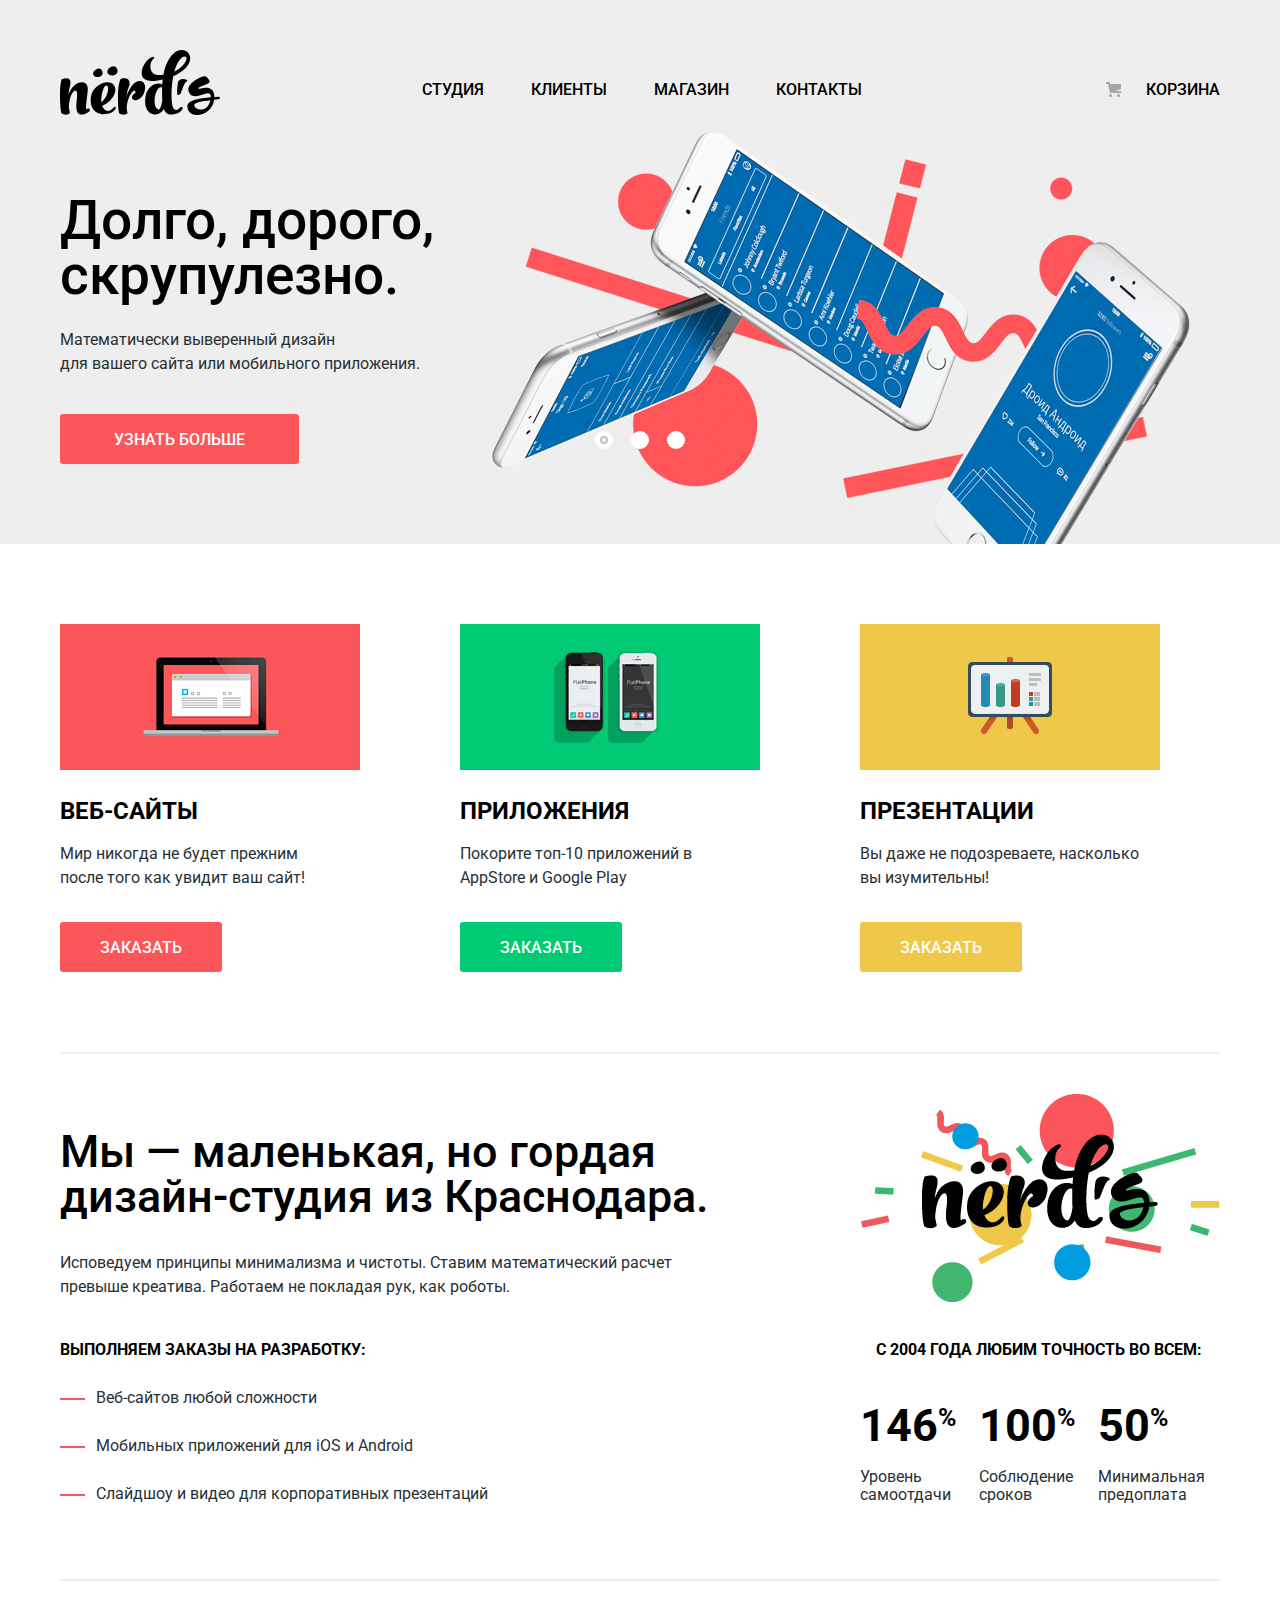
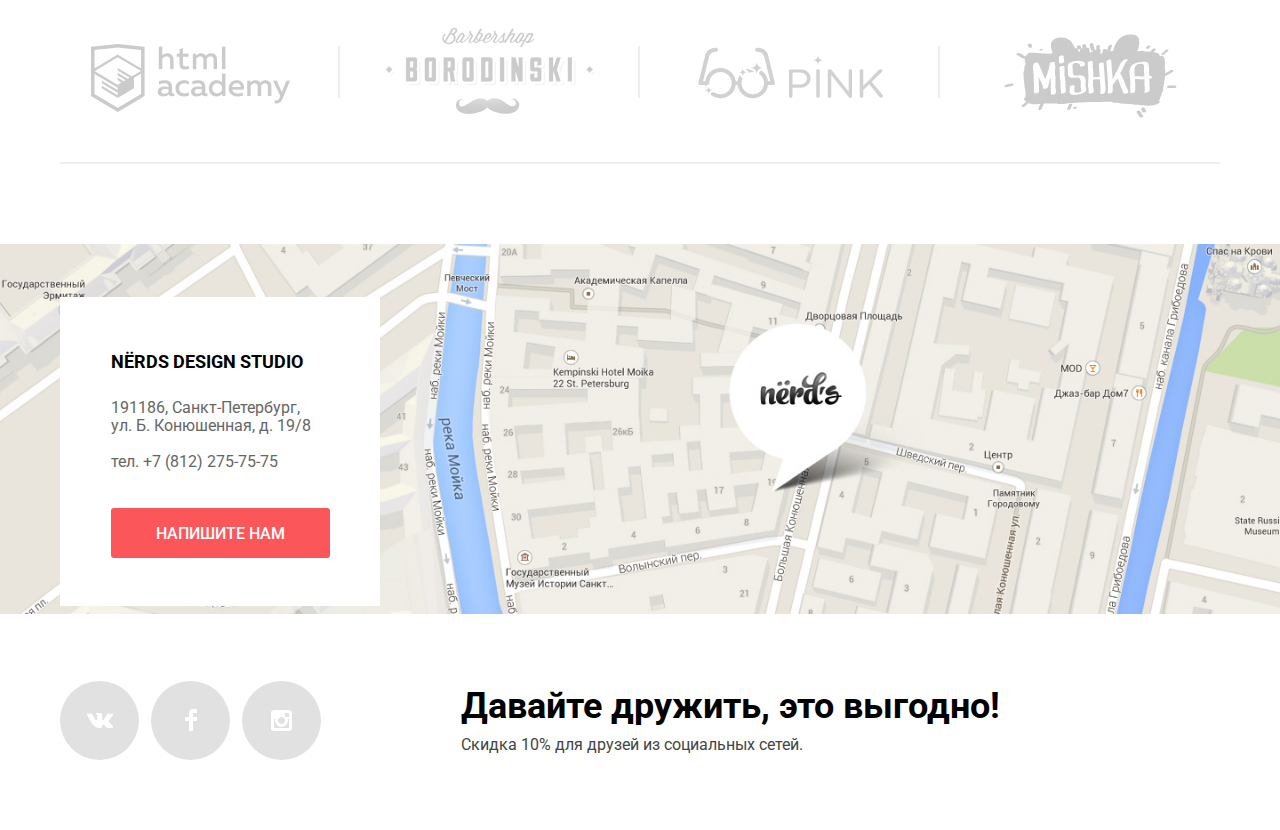
<file: index.html>
<!DOCTYPE html>
<html lang="ru">
<head>
  <meta charset="utf-8">
  <title>HTML Academy: Нёрдс</title>
  <link href="https://fonts.googleapis.com/css?family=Roboto:400,500,700&amp;subset=cyrillic" rel="stylesheet">
  <link href="css/normalize.css" rel="stylesheet">
  <link href="css/min-style.css" rel="stylesheet">
</head>
<body>
  <header class="main-header">
    <nav class="main-navigation container">
      <a class="logo"><img src="img/nerds-logo.svg" width="160" height="65" alt="Логотип дизайн-студии Нёрдс"></a>
      <ul class="site-navigation">
        <li>
          <a href="#">Студия</a>
        </li>
        <li>
          <a href="#">Клиенты</a>
        </li>
        <li>
          <a href="catalog.html">Магазин</a>
        </li>
        <li>
          <a href="#">Контакты</a>
        </li>
      </ul>
      <a class="header-basket" href="#">Корзина</a>
    </nav>
  </header>

  <main>
    <h1 class="visually-hidden">Дизайн-студия Нёрдс</h1>
    <section class="slider">
      <h2 class="visually-hidden">Наши преимущества</h2>
      <div class="slider-toggles">
        <button class="slider-toggle slider-toggle-active" type="button">
          <span class="visually-hidden">Первый слайд</span>
        </button>
        <button class="slider-toggle" type="button">
          <span class="visually-hidden">Второй слайд</span>
        </button>
        <button class="slider-toggle" type="button">
          <span class="visually-hidden">Третий слайд</span>
        </button>
      </div>
      <ul class="sliders-list container">
        <li class="slider-item slider-item-show">
          <h3>Долго, дорого,<br> скрупулезно.</h3>
          <p>Математически выверенный дизайн<br> для вашего сайта или мобильного приложения.</p>
          <a class="slider-item-button button" href="#">Узнать больше</a>
        </li>
        <li class="slider-item">
          <h3>Любим математику как никто другой</h3>
          <p>Никакого креатива, только математические формулы для расчета идеальных пропорций.</p>
          <a class="slider-item-button button" href="#">Узнать больше</a>
        </li>
        <li class="slider-item">
          <h3>Только ночь,<br> только хардкор</h3>
          <p>Работать днем, как все? Мы против этого.<br> Ближе к полуночи работа только начинается.</p>
          <a class="slider-item-button button" href="#">Узнать больше</a>
        </li>
      </ul>
    </section>

    <div class="container">
      <section class="services">
        <h2 class="visually-hidden">Виды работ</h2>
        <ul class="services-list">
          <li class="service-item">
            <h3>Веб-сайты</h3>
            <p>Мир никогда не будет прежним после того как увидит ваш сайт!</p>
            <a class="button" href="#">Заказать</a>
          </li>
          <li class="service-item">
            <h3>Приложения</h3>
            <p>Покорите топ-10 приложений в AppStore и Google Play</p>
            <a class="button" href="#">Заказать</a>
          </li>
          <li class="service-item">
            <h3>Презентации</h3>
            <p>Вы даже не подозреваете, насколько вы изумительны!</p>
            <a class="button" href="#">Заказать</a>
          </li>
        </ul>
      </section>

      <section class="about-us">
        <h2 class="visually-hidden">О нас</h2>
        <img src="img/logo-nerds-color.png" width="360" height="208" alt="Логотип дизайн студии Нёрдс">
        <p class="about-us-description">
          <b>Мы — маленькая, но гордая дизайн-студия из Краснодара.</b>
          Исповедуем принципы минимализма и чистоты. Ставим математический расчет превыше креатива. Работаем не покладая рук, как роботы.
        </p>
        <div class="about-us-wrapper">
          <p>Выполняем заказы на разработку: </p>
          <ul class="about-us-services">
            <li>Веб-сайтов любой сложности</li>
            <li>Мобильных приложений для iOS и Android</li>
            <li>Слайдшоу и видео для корпоративных презентаций</li>
          </ul>
        </div>
        <div class="about-us-wrapper">
          <p>с 2004 года любим точность во всем:</p>
          <ul class="about-us-facts">
            <li class="fact-item">
              <span>Уровень самоотдачи </span>
              <span>146<sup>%</sup></span>
            </li>
            <li class="fact-item">
              <span>Соблюдение сроков </span>
              <span>100<sup>%</sup></span>
            </li>
            <li class="fact-item">
              <span>Минимальная предоплата </span>
              <span>50<sup>%</sup></span>
            </li>
          </ul>
        </div>
      </section>

      <section class="partners">
        <h2 class="visually-hidden">Наши партнеры</h2>
        <ul class="partners-list">
          <li>
            <a href="https://htmlacademy.ru/intensive/htmlcss">
              <img src="img/logo-htmlacademy.png" width="260" height="100" alt="HTMLAcademy - интерактивные онлайн-курсы">
            </a>
          </li>
          <li>
            <a href="#">
              <img src="img/logo-barbershop.png" width="260" height="100" alt="Барбершоп Бородинский">
            </a>
          </li>
          <li>
            <a href="#">
              <img src="img/logo-pink.png" width="260" height="100" alt="Pink - приложения для iOS и Android">
            </a>
          </li>
          <li>
            <a href="#">
              <img src="img/logo-mishka.png" width="260" height="100" alt="Mishka - интернет-магазин вязаных игрушек">
            </a>
          </li>
        </ul>
      </section>

    </div>
  </main>

  <footer class="main-footer">
    <div class="footer-contacts-wrapper">
      <iframe src="https://www.google.com/maps/embed?pb=!1m18!1m12!1m3!1d1998.6037872533207!2d30.320858716352063!3d59.938716481876256!2m3!1f0!2f0!3f0!3m2!1i1024!2i768!4f13.1!3m3!1m2!1s0x4696310fca145cc1%3A0x42b32648d8238007!2z0JHQvtC70YzRiNCw0Y8g0JrQvtC90Y7RiNC10L3QvdCw0Y8g0YPQuy4sIDE5LzgsINCh0LDQvdC60YIt0J_QtdGC0LXRgNCx0YPRgNCzLCDQoNC-0YHRgdC40Y8sIDE5MTE4Ng!5e0!3m2!1sru!2sby!4v1549979873316" height="416" allowfullscreen></iframe>
      <p class="footer-map">
        <img src="img/map+marker.jpg" width="1440" height="416" alt="Часть карты с офисом дизайн-студии по адресу г. Санкт-Петербург, ул. Б. Конюшенная, д. 19/8">
      </p>
      <section class="footer-contacts">
        <h2 class="visually-hidden">Контакты</h2>
        <h3>NЁRDS DESIGN STUDIO</h3>
        <p class="contacts-address">191186, Санкт-Петербург, ул.&nbsp;Б.&nbsp;Конюшенная, д. 19/8</p>
        <p class="contacts-phone">тел. +7 (812) 275-75-75</p>
        <a class="feedback-open-button button" href="feedback.html">Напишите нам</a>
      </section>
    </div>
    <div class="footer-social-wrapper container">
      <ul class="footer-social">
        <li>
          <a class="social-button" href="#">
            <span class="visually-hidden">Нердс в Вконтакте</span>
            <svg class="social-button-img" xmlns="http://www.w3.org/2000/svg" width="26" height="15" viewBox="0 0 26 15"><path fill="#FFF" d="M16.138 11.51c.956-.309 2.18 2.04 3.483 2.939.978.681 1.727.534 1.727.534l3.473-.05s1.815-.112.957-1.554c-.071-.12-.503-1.069-2.585-3.022-2.177-2.043-1.882-1.712.739-5.244 1.597-2.153 2.236-3.468 2.036-4.028-.192-.539-1.365-.399-1.365-.399L20.69.713c-.381.001-.704.119-.851.515-.003.004-.621 1.666-1.445 3.079-1.741 2.989-2.436 3.148-2.724 2.961-.661-.433-.494-1.737-.494-2.664 0-2.897.432-4.105-.846-4.417-.427-.104-.739-.172-1.828-.182-1.392-.021-2.574 0-3.244.329-.445.223-.786.712-.579.74.26.035.843.16 1.155.586.401.552.389 1.789.389 1.789s.229 3.411-.54 3.834c-.528.29-1.25-.302-2.803-3.016-.793-1.388-1.392-2.922-1.392-2.922s-.116-.285-.326-.441c-.25-.185-.6-.244-.6-.244L.848.684S.29.7.085.946c-.182.218-.015.668-.015.668s2.909 6.881 6.203 10.347c3.02 3.182 6.452 2.971 6.452 2.971h1.555s.469-.054.709-.312c.224-.24.214-.691.214-.691s-.031-2.109.935-2.419z"/></svg>
          </a>
        </li>
        <li>
          <a class="social-button" href="#">
            <span class="visually-hidden">Нёрдс на Фейсбуке</span>
            <svg class="social-button-img" xmlns="http://www.w3.org/2000/svg" width="12" height="22" viewBox="0 0 12 22"><path fill="#FFF" d="M12 4V0H8a4 4 0 0 0-4 4v4H0v4h4v10h4V12h4V8H8V4h4z"/></svg>
          </a>
        </li>
        <li>
          <a class="social-button" href="#">
            <span class="visually-hidden">Нердс в Инстаграме</span>
            <svg class="social-button-img" xmlns="http://www.w3.org/2000/svg" width="21" height="21" viewBox="0 0 21 21"><path fill="#FFF" d="M18 0H3C1.35 0 0 1.35 0 3v15c0 1.65 1.35 3 3 3h15c1.65 0 3-1.35 3-3V3c0-1.65-1.35-3-3-3zm-7.5 7c1.93 0 3.5 1.57 3.5 3.5S12.43 14 10.5 14 7 12.43 7 10.5 8.57 7 10.5 7zM18 18H3V9h1.181A6.504 6.504 0 0 0 4 10.5a6.5 6.5 0 1 0 13 0 6.45 6.45 0 0 0-.181-1.5H18v9zm0-11h-4V3h4v4z"/></svg>
          </a>
        </li>
      </ul>
      <p class="footer-proposal"><b>Давайте дружить, это выгодно!</b>Скидка 10% для друзей из социальных сетей.</p>
    </div>
  </footer>

  <section class="modal-feedback">
    <h2 class="feedback-title">Напишите нам</h2>
    <form  class="feedback-form" action="https://echo.htmlacademy.ru" method="post">
      <p class="feedback-form-field">
        <label for="name">Ваше имя:</label>
        <input id="name" type="text" name="name" placeholder="Имя Фамилия">
      </p>
      <p class="feedback-form-field">
        <label for="email">Ваш e-mail:</label>
        <input id="email" type="email" name="email" placeholder="email@example.com">
      </p>
      <p class="feedback-form-field">
        <label for="message">Текст письма:</label>
        <textarea id="message" name="message" placeholder="В свободной форме"></textarea>
      </p>
      <button class="button" type="submit">Отправить</button>
    </form>
    <button class="modal-close" type="button">Закрыть</button>
  </section>
  <script src="js/min-popup.js"></script>
</body>
</html>
</file>
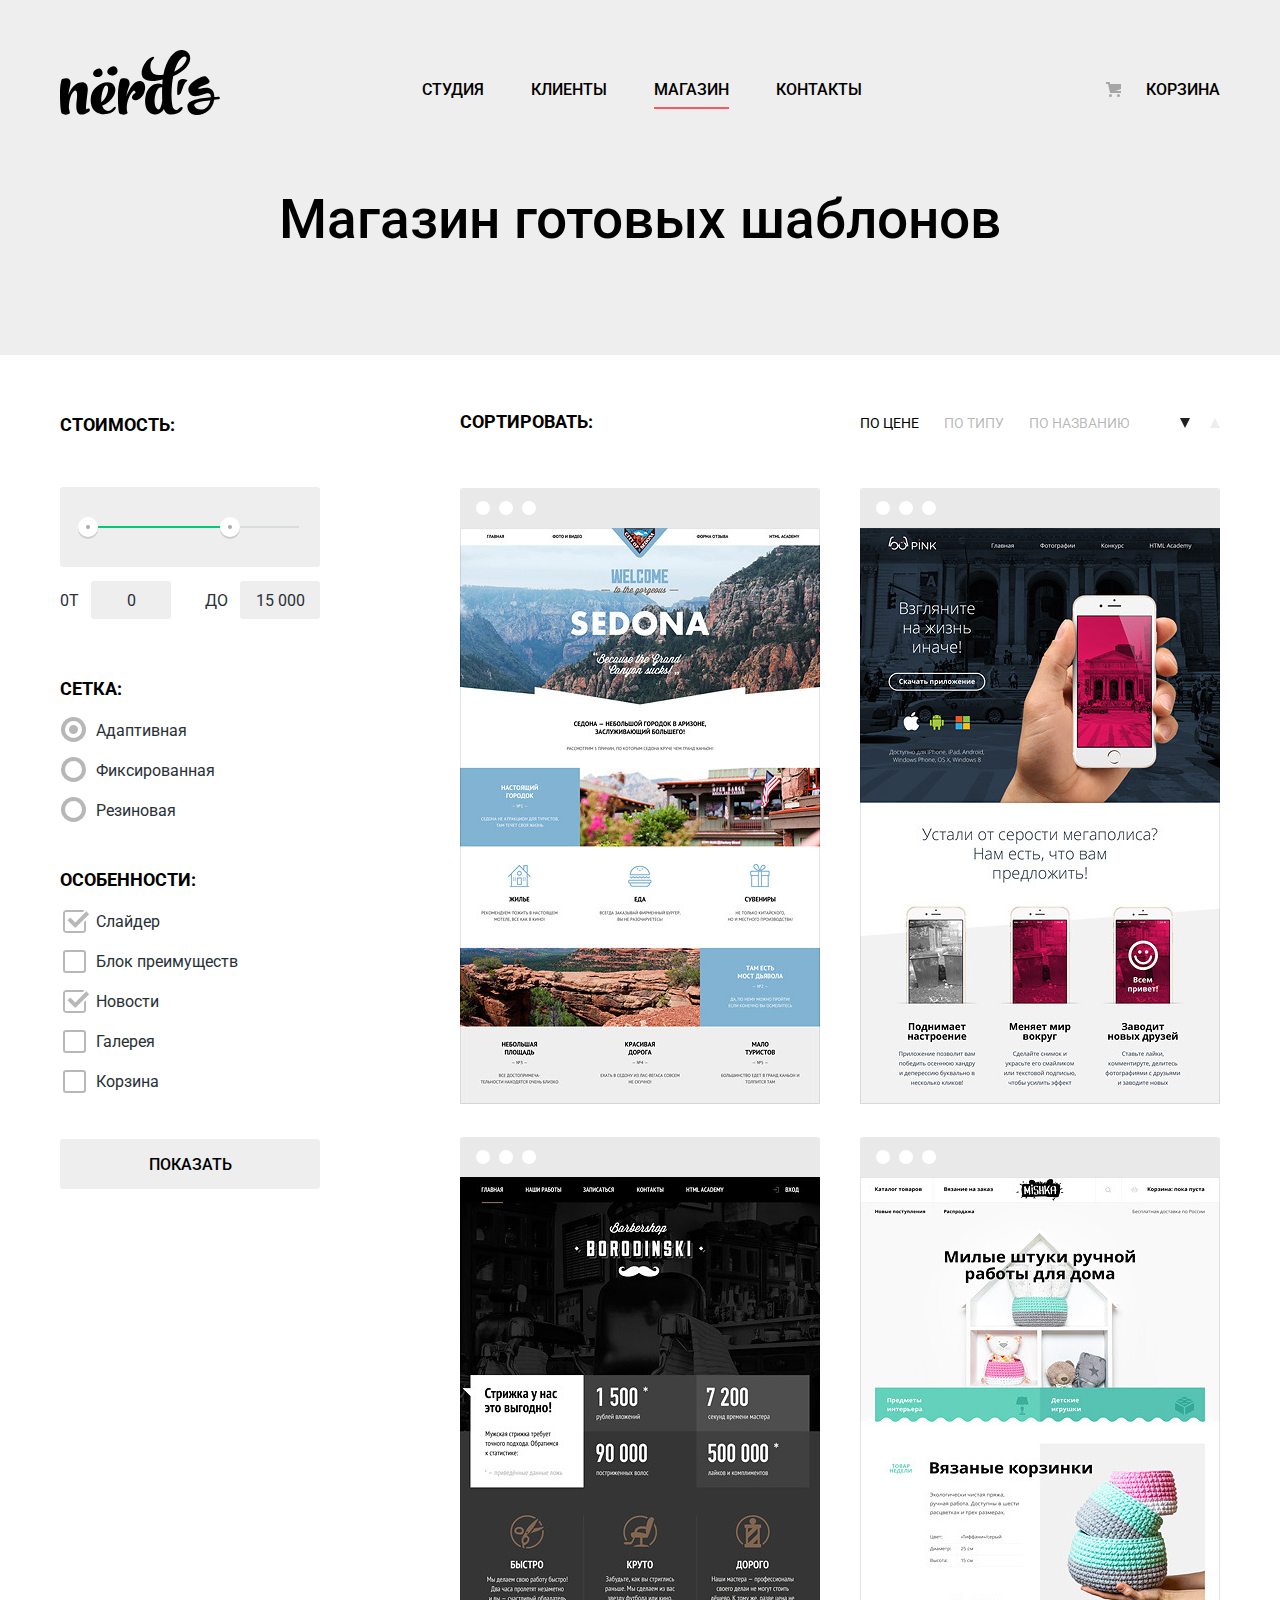
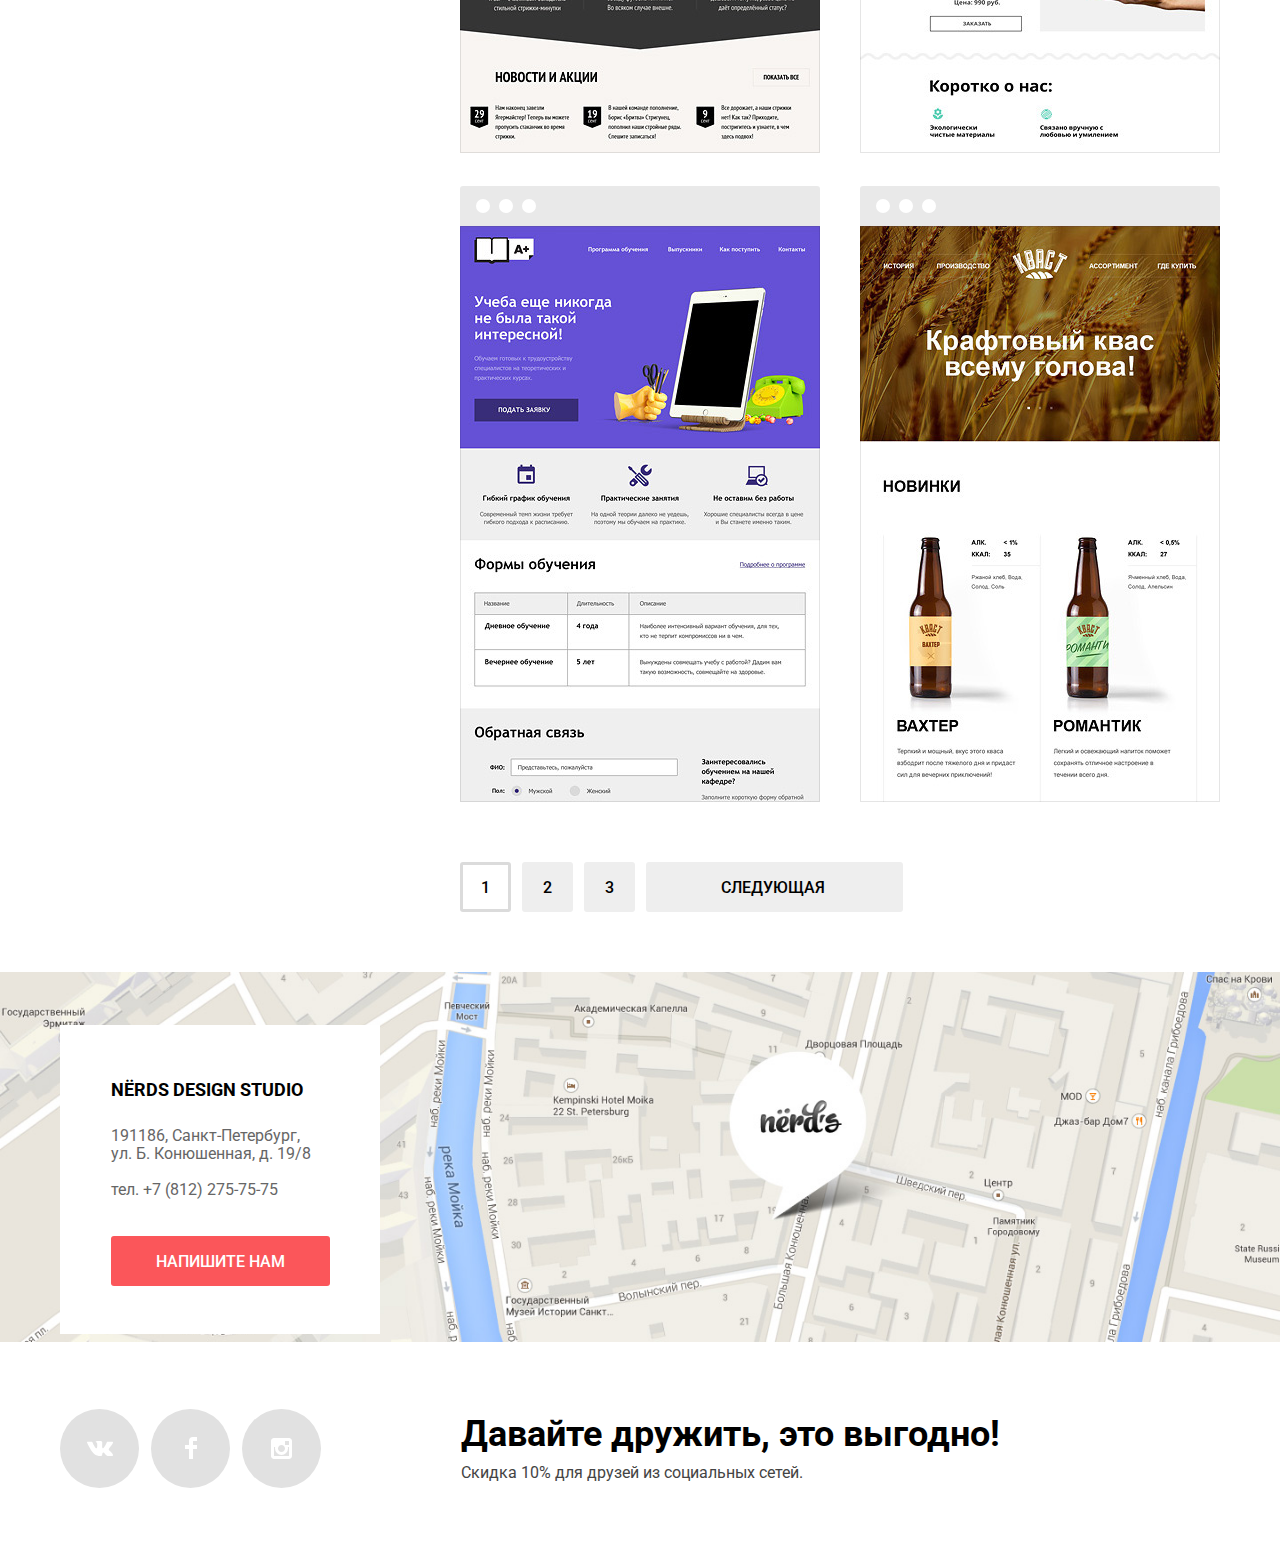
<file: catalog.html>
<!DOCTYPE html>
<html lang="ru">
<head>
  <meta charset="utf-8">
  <title>HTML Academy: Нёрдс-каталог</title>
  <link href="https://fonts.googleapis.com/css?family=Roboto:400,500,700&amp;subset=cyrillic" rel="stylesheet">
  <link href="css/normalize.css" rel="stylesheet">
  <link href="css/min-style.css" rel="stylesheet">
</head>
<body>
  <header class="main-header">
    <nav class="main-navigation container">
      <a class="logo" href="index.html">
        <img src="img/nerds-logo.svg" width="160" height="65" alt="Логотип дизайн-студии Нёрдс">
      </a>
      <ul class="site-navigation">
        <li>
          <a href="#">Студия</a>
        </li>
        <li>
          <a href="#">Клиенты</a>
        </li>
        <li class="site-navigation-current">
          <a>Магазин</a>
        </li>
        <li>
          <a href="#">Контакты</a>
        </li>
      </ul>
      <a class="header-basket" href="#">Корзина</a>
    </nav>
  </header>

  <main>
    <h1 class="main-title">Магазин готовых шаблонов</h1>
    <div class="container inner-columns">
      <section class="filters">
        <h2 class="visually-hidden">Фильтр шаблонов</h2>
        <form class="filters-form" action="https://echo.htmlacademy.ru" method="get">
          <div class="filters-price">
            <h3>Стоимость:</h3>
            <div class="price-controls">
              <div class="scale">
                <div class="bar"></div>
              </div>
              <button class="range-toggle range-toggle-min" type="button" aria-label="Минимальная цена"></button>
              <button class="range-toggle range-toggle-max" type="button" aria-label="Максимальная цена"></button>
            </div>
            <p class="price-range">
              <label for="min-price" aria-label="Минимальная цена">0т</label>
              <input id="min-price" type="text" name="min-price" value="0">
              <label for="max-price" aria-label="Максимальная цена">до</label>
              <input id="max-price" type="text" name="max-price" value="15 000">
            </p>
          </div>
          <fieldset class="filters-layout">
            <legend>Сетка:</legend>
            <ul>
              <li>
                <input class="visually-hidden filter-input-radio" id="adaptive" type="radio" name="layout" value="adaptive" checked>
                <label for="adaptive">Адаптивная</label>
              </li>
              <li>
                <input class="visually-hidden filter-input-radio" id="fixed" type="radio" name="layout" value="fixed">
                <label for="fixed">Фиксированная</label>
              </li>
              <li>
                <input class="visually-hidden filter-input-radio" id="reflowable" type="radio" name="layout" value="reflowable">
                <label for="reflowable">Резиновая</label>
              </li>
            </ul>
          </fieldset>
          <fieldset class="filters-features">
            <legend>Особенности:</legend>
            <ul>
              <li>
                <input class="visually-hidden filter-input-checkbox" id="slider" type="checkbox" name="filter-slider" checked>
                <label for="slider">Слайдер</label>
              </li>
              <li>
                <input class="visually-hidden filter-input-checkbox" id="advantages" type="checkbox" name="filter-advantages">
                <label for="advantages">Блок преимуществ</label>
              </li>
              <li>
                <input class="visually-hidden filter-input-checkbox" id="news" type="checkbox" name="filter-news" checked>
                <label for="news">Новости</label>
              </li>
              <li>
                <input class="visually-hidden filter-input-checkbox" id="gallery" type="checkbox" name="filter-gallery">
                <label for="gallery">Галерея</label>
              </li>
              <li>
                <input class="visually-hidden filter-input-checkbox" id="basket" type="checkbox" name="filter-basket">
                <label for="basket">Корзина</label>
              </li>
            </ul>
          </fieldset>
          <button class="button filters-button" type="submit">Показать</button>
        </form>
      </section>

      <section class="products">
        <h2 class="visually-hidden">Шаблоны</h2>
        <div class="products-sorting">
          <h3>Сортировать:</h3>
          <ul class="sorting-type">
            <li>
              <a class="sorting-current">По цене</a>
            </li>
            <li>
              <a href="#">По типу</a>
            </li>
            <li>
              <a href="#">По названию</a>
            </li>
          </ul>
          <ul class="sorting-direction">
            <li>
              <a class="sorting-direction-down sorting-current">
                <span class="visually-hidden">По убыванию </span>
              </a>
            </li>
            <li>
              <a class="sorting-direction-up" href="#">
                <span class="visually-hidden">По возрастанию </span>
              </a>
            </li>
          </ul>
        </div>

        <ul class="products-list">
          <li class="product-item">
            <p class="product-item-image">
              <img src="img/img-sedona.jpg" width="360" height="576" alt="Превью главной страницы сайта Sedona">
            </p>
            <div class="product-item-wrapper">
              <h3 class="product-item-title">
                <a href="#">Sedona</a>
              </h3>
              <p class="product-item-description">Информационный сайт для&nbsp;туристов</p>
              <a class="button product-item-button" href="#">9 900 руб.</a>
            </div>
          </li>
          <li class="product-item">
            <p class="product-item-image">
              <img src="img/img-pink.jpg" width="360" height="576" alt="Превью продуктового лендинга Pink APP">
            </p>
            <div class="product-item-wrapper">
              <h3 class="product-item-title">
                <a href="#">Pink APP</a>
              </h3>
              <p class="product-item-description">Продуктовый лендинг приложения для iOS и Android</p>
              <a class="button product-item-button" href="#">9 900 руб.</a>
            </div>
          </li>
          <li class="product-item">
            <p class="product-item-image">
              <img src="img/img-barbershop.jpg" width="360" height="576" alt="Превью главной страницы сайта Barbershop">
            </p>
            <div class="product-item-wrapper">
              <h3 class="product-item-title">
                <a href="#">Barbershop</a>
              </h3>
              <p class="product-item-description">Сайт салона красоты. Для&nbsp;мужчин, да.</p>
              <a class="button product-item-button" href="#">9 900 руб.</a>
            </div>
          </li>
          <li class="product-item">
            <p class="product-item-image">
              <img src="img/img-mishka.jpg" width="360" height="576" alt="Превью главной страницы интернет-магазина Mishka">
            </p>
            <div class="product-item-wrapper">
              <h3 class="product-item-title">
                <a href="#">Mishka</a>
              </h3>
              <p class="product-item-description">Интернет-магазин вязаных&nbsp;игрушек</p>
              <a class="button product-item-button" href="#">9 900 руб.</a>
            </div>
          </li>
          <li class="product-item">
            <p class="product-item-image">
              <img src="img/img-aplus.jpg" width="360" height="576" alt="Превью лендинга A Plus">
            </p>
            <div class="product-item-wrapper">
              <h3 class="product-item-title">
                <a href="#">A Plus</a>
              </h3>
              <p class="product-item-description">Лендинг курсов повышения квалификации</p>
              <a class="button product-item-button" href="#">9 900 руб.</a>
            </div>
          </li>
          <li class="product-item">
            <p class="product-item-image">
              <img src="img/img-kvast.jpg" width="360" height="576" alt="Превью главной страницы сайта Кваст">
            </p>
            <div class="product-item-wrapper">
              <h3 class="product-item-title">
                <a href="#">Кваст</a>
              </h3>
              <p class="product-item-description">Промо-сайт производителя крафтового кваса</p>
              <a class="button product-item-button" href="#">9 900 руб.</a>
            </div>
          </li>
        </ul>

        <ul class="products-pagination">
          <li class="products-pagination-current">
            <a>1</a>
          </li>
          <li>
            <a href="#">2</a>
          </li>
          <li>
            <a href="#">3</a>
          </li>
          <li class="products-pagination-next">
            <a href="#">Следующая</a>
          </li>
        </ul>
      </section>
    </div>
  </main>

  <footer class="main-footer">
    <div class="footer-contacts-wrapper">
      <iframe src="https://www.google.com/maps/embed?pb=!1m18!1m12!1m3!1d1998.6037872533207!2d30.320858716352063!3d59.938716481876256!2m3!1f0!2f0!3f0!3m2!1i1024!2i768!4f13.1!3m3!1m2!1s0x4696310fca145cc1%3A0x42b32648d8238007!2z0JHQvtC70YzRiNCw0Y8g0JrQvtC90Y7RiNC10L3QvdCw0Y8g0YPQuy4sIDE5LzgsINCh0LDQvdC60YIt0J_QtdGC0LXRgNCx0YPRgNCzLCDQoNC-0YHRgdC40Y8sIDE5MTE4Ng!5e0!3m2!1sru!2sby!4v1549979873316" height="416" allowfullscreen></iframe>
      <p class="footer-map">
        <img src="img/map+marker.jpg" width="1440" height="416" alt="Часть карты с офисом дизайн-студии по адресу г. Санкт-Петербург, ул. Б. Конюшенная, д. 19/8">
      </p>
      <section class="footer-contacts">
        <h2 class="visually-hidden">Контакты</h2>
        <h3>NЁRDS DESIGN STUDIO</h3>
        <p class="contacts-address">191186, Санкт-Петербург, ул.&nbsp;Б.&nbsp;Конюшенная, д. 19/8</p>
        <p class="contacts-phone">тел. +7 (812) 275-75-75</p>
        <a class="feedback-open-button button" href="feedback.html">Напишите нам</a>
      </section>
    </div>
    <div class="footer-social-wrapper container">
      <ul class="footer-social">
        <li>
          <a class="social-button" href="#">
            <span class="visually-hidden">Нердс в Вконтакте</span>
            <svg class="social-button-img" xmlns="http://www.w3.org/2000/svg" width="26" height="15" viewBox="0 0 26 15"><path fill="#FFF" d="M16.138 11.51c.956-.309 2.18 2.04 3.483 2.939.978.681 1.727.534 1.727.534l3.473-.05s1.815-.112.957-1.554c-.071-.12-.503-1.069-2.585-3.022-2.177-2.043-1.882-1.712.739-5.244 1.597-2.153 2.236-3.468 2.036-4.028-.192-.539-1.365-.399-1.365-.399L20.69.713c-.381.001-.704.119-.851.515-.003.004-.621 1.666-1.445 3.079-1.741 2.989-2.436 3.148-2.724 2.961-.661-.433-.494-1.737-.494-2.664 0-2.897.432-4.105-.846-4.417-.427-.104-.739-.172-1.828-.182-1.392-.021-2.574 0-3.244.329-.445.223-.786.712-.579.74.26.035.843.16 1.155.586.401.552.389 1.789.389 1.789s.229 3.411-.54 3.834c-.528.29-1.25-.302-2.803-3.016-.793-1.388-1.392-2.922-1.392-2.922s-.116-.285-.326-.441c-.25-.185-.6-.244-.6-.244L.848.684S.29.7.085.946c-.182.218-.015.668-.015.668s2.909 6.881 6.203 10.347c3.02 3.182 6.452 2.971 6.452 2.971h1.555s.469-.054.709-.312c.224-.24.214-.691.214-.691s-.031-2.109.935-2.419z"/></svg>
          </a>
        </li>
        <li>
          <a class="social-button" href="#">
            <span class="visually-hidden">Нёрдс на Фейсбуке</span>
            <svg class="social-button-img" xmlns="http://www.w3.org/2000/svg" width="12" height="22" viewBox="0 0 12 22"><path fill="#FFF" d="M12 4V0H8a4 4 0 0 0-4 4v4H0v4h4v10h4V12h4V8H8V4h4z"/></svg>
          </a>
        </li>
        <li>
          <a class="social-button" href="#">
            <span class="visually-hidden">Нердс в Инстаграме</span>
            <svg class="social-button-img" xmlns="http://www.w3.org/2000/svg" width="21" height="21" viewBox="0 0 21 21"><path fill="#FFF" d="M18 0H3C1.35 0 0 1.35 0 3v15c0 1.65 1.35 3 3 3h15c1.65 0 3-1.35 3-3V3c0-1.65-1.35-3-3-3zm-7.5 7c1.93 0 3.5 1.57 3.5 3.5S12.43 14 10.5 14 7 12.43 7 10.5 8.57 7 10.5 7zM18 18H3V9h1.181A6.504 6.504 0 0 0 4 10.5a6.5 6.5 0 1 0 13 0 6.45 6.45 0 0 0-.181-1.5H18v9zm0-11h-4V3h4v4z"/></svg>
          </a>
        </li>
      </ul>
      <p class="footer-proposal"><b>Давайте дружить, это выгодно!</b>Скидка 10% для друзей из социальных сетей.</p>
    </div>
  </footer>

  <section class="modal-feedback">
    <h2 class="feedback-title">Напишите нам</h2>
    <form  class="feedback-form" action="https://echo.htmlacademy.ru" method="post">
      <p class="feedback-form-field">
        <label for="name">Ваше имя:</label>
        <input id="name" type="text" name="name" placeholder="Имя Фамилия">
      </p>
      <p class="feedback-form-field">
        <label for="email">Ваш e-mail:</label>
        <input id="email" type="email" name="email" placeholder="email@example.com">
      </p>
      <p class="feedback-form-field">
        <label for="message">Текст письма:</label>
        <textarea id="message" name="message" placeholder="В свободной форме"></textarea>
      </p>
      <button class="button" type="submit">Отправить</button>
    </form>
    <button class="modal-close" type="button">Закрыть</button>
  </section>
  <script src="js/min-popup.js"></script>
</body>
</html>
</file>
<file: css/min-style.css>
@-webkit-keyframes jump{0%{-webkit-transform:translateY(-350px);transform:translateY(-350px)}70%{-webkit-transform:translateY(30px);transform:translateY(30px)}90%{-webkit-transform:translateY(-10px);transform:translateY(-10px)}to{-webkit-transform:translateY(0);transform:translateY(0)}}@keyframes jump{0%{-webkit-transform:translateY(-350px);transform:translateY(-350px)}70%{-webkit-transform:translateY(30px);transform:translateY(30px)}90%{-webkit-transform:translateY(-10px);transform:translateY(-10px)}to{-webkit-transform:translateY(0);transform:translateY(0)}}@-webkit-keyframes shake{0%,to{-webkit-transform:translateX(0);transform:translateX(0)}25%,75%{-webkit-transform:translateX(20px);transform:translateX(20px)}50%{-webkit-transform:translateX(-20px);transform:translateX(-20px)}}@keyframes shake{0%,to{-webkit-transform:translateX(0);transform:translateX(0)}25%,75%{-webkit-transform:translateX(20px);transform:translateX(20px)}50%{-webkit-transform:translateX(-20px);transform:translateX(-20px)}}body{margin:0;padding:0;font-style:normal;font-weight:400;font-size:16px;line-height:24px;font-family:"Roboto","Arial",sans-serif;color:#283136;background-color:#fff}a{text-decoration:none}img{max-width:100%;height:auto}.visually-hidden{position:absolute;width:1px;height:1px;margin:-1px;padding:0;overflow:hidden;border:0;clip:rect(0 0 0 0)}.container{width:1160px;margin:0 auto;padding:0 20px}.main-header{color:#000;background-color:#eee}.main-navigation{display:-webkit-box;display:-ms-flexbox;display:flex;-webkit-box-pack:justify;-ms-flex-pack:justify;justify-content:space-between;-webkit-box-align:start;-ms-flex-align:start;align-items:flex-start;padding-top:50px}.logo{-ms-flex-negative:0;flex-shrink:0;margin-right:40px;line-height:0}.logo:focus,.logo:hover{opacity:.8}.logo:active{opacity:.3}.site-navigation{display:-webkit-box;display:-ms-flexbox;display:flex;-ms-flex-wrap:wrap;flex-wrap:wrap;-webkit-box-pack:center;-ms-flex-pack:center;justify-content:center;margin:25px 35px 0 0;padding:0;list-style:none}.site-navigation li{margin-right:47px}.site-navigation a{padding-bottom:8px;font-weight:500;line-height:30px;color:#000;text-transform:uppercase;border-bottom:2px solid transparent}.header-basket:focus,.header-basket:hover,.site-navigation a:focus,.site-navigation a:hover{color:#fb565a;outline:0}.header-basket:active,.site-navigation a:active{color:rgba(0,0,0,.3)}.header-basket{margin-top:25px;padding-bottom:5px;padding-left:40px;font-weight:500;line-height:30px;color:#000;text-transform:uppercase;background-image:url(../img/cart-icon.svg);background-repeat:no-repeat;background-position:0 7px;border-bottom:2px solid transparent}.header-basket-current,.header-basket-current :active,.header-basket-current:hover,.site-navigation-current a,.site-navigation-current a:active,.site-navigation-current a:hover{color:#000;border-bottom-color:#fb565a}.slider{position:relative;background-color:#eee}.slider-toggles{position:absolute;bottom:86px;left:50%;display:-webkit-box;display:-ms-flexbox;display:flex;-webkit-box-pack:justify;-ms-flex-pack:justify;justify-content:space-between;-webkit-transform:translateX(-50%);-ms-transform:translateX(-50%);transform:translateX(-50%)}.slider-toggle,.slider-toggle::before{width:18px;height:18px;border-radius:50%}.slider-toggle{-webkit-box-sizing:content-box;box-sizing:content-box;margin:2px;padding:7px;border:0;cursor:pointer;position:relative;background-color:transparent}.slider-toggle::before{content:"";position:absolute;top:7px;left:7px;background-color:#fff}.slider-toggle-active::after{content:"";position:absolute;top:12px;left:12px;width:4px;height:4px;border:2px solid #c1c1c1;border-radius:50%}.sliders-list{list-style:none}.slider-item{display:none;padding-top:78px;padding-bottom:80px;background-repeat:no-repeat}.slider-item:first-child{background-image:url(../img/slide1.png);background-position:right 30px bottom 0}.slider-item:nth-child(2),.slider-item:nth-child(3){background-image:url(../img/slide2.png);background-position:right 0 bottom 0}.slider-item:nth-child(3){background-image:url(../img/slide3.png)}.slider-item-show{display:block}.slider-item h3{max-width:550px;margin:0 0 25px;font-weight:500;font-size:55px;line-height:55px;color:#000}.slider-item p{max-width:420px;margin:0 0 38px}.button{display:inline-block;padding:17px 40px 15px;font-weight:500;line-height:18px;vertical-align:top;color:#fff;text-transform:uppercase;background-color:#fb565a;border:0;border-radius:3px;cursor:pointer}.button:focus,.button:hover{background-color:#e74246}.button:active{color:rgba(255,255,255,.3);background-color:#d7373b;-webkit-box-shadow:inset 0 3px 0 0 rgba(0,1,1,.1);box-shadow:inset 0 3px 0 0 rgba(0,1,1,.1)}.slider-item-button{padding-right:54px;padding-left:54px}.services{padding:80px 0 30px;border-bottom:2px solid #eee}.services-list{display:-webkit-box;display:-ms-flexbox;display:flex;-ms-flex-wrap:wrap;flex-wrap:wrap;-webkit-box-pack:start;-ms-flex-pack:start;justify-content:flex-start;margin:0;padding:0;list-style:none}.service-item{width:300px;margin-right:100px;margin-bottom:50px;padding-top:172px;background-image:url(../img/services1.png);background-repeat:no-repeat;background-position:0 0}.service-item:nth-child(2){background-image:url(../img/services2.png)}.service-item:nth-child(3n){margin-right:0;background-image:url(../img/services3.png)}.service-item h3{margin:0 0 16px;font-weight:700;font-size:24px;line-height:30px;color:#000;text-transform:uppercase}.service-item p{margin:0 20px 32px 0}.service-item:nth-child(2) .button{background-color:#00ca74}.service-item:nth-child(2) .button:focus,.service-item:nth-child(2) .button:hover{background-color:#00bc6c}.service-item:nth-child(2) .button:active{background-color:#00aa62}.service-item:nth-child(3) .button{background-color:#efc84a}.service-item:nth-child(3) .button:focus,.service-item:nth-child(3) .button:hover{background-color:#eab534}.service-item:nth-child(3) .button:active{background-color:#e5a722}.about-us{display:-webkit-box;display:-ms-flexbox;display:flex;-ms-flex-wrap:wrap;flex-wrap:wrap;-webkit-box-pack:justify;-ms-flex-pack:justify;justify-content:space-between;-webkit-box-align:start;-ms-flex-align:start;align-items:flex-start;padding:40px 0 73px;border-bottom:2px solid #eee}.about-us-description{-webkit-box-ordinal-group:0;-ms-flex-order:-1;order:-1;width:680px;margin:0 20px 39px 0}.about-us-description b{display:block;padding:35px 0 32px;font-weight:500;font-size:45px;line-height:45px;color:#000}.about-us-wrapper p{margin:0 0 24px;font-weight:700;color:#000;text-transform:uppercase}.about-us-services,.filters-features ul,.filters-layout ul{margin:0;padding:0;list-style:none}.about-us-services li{position:relative;margin-bottom:24px;padding-left:36px}.about-us-services li:last-child{margin-bottom:0}.about-us-services li::before{content:"";position:absolute;top:50%;left:0;width:25px;height:2px;background-color:#fb565a}.about-us-wrapper:last-child{min-width:360px}.about-us-wrapper:last-child p{margin-bottom:41px;padding-left:16px}.about-us-facts,.fact-item{display:-webkit-box;display:-ms-flexbox;display:flex}.about-us-facts{-webkit-box-pack:start;-ms-flex-pack:start;justify-content:flex-start;margin:0;list-style:none;padding:0}.fact-item{-ms-flex-wrap:wrap;flex-wrap:wrap;-webkit-box-align:start;-ms-flex-align:start;align-items:flex-start;width:112px;padding:0 7px 0 0}.fact-item span:first-child{-webkit-box-ordinal-group:2;-ms-flex-order:1;order:1;line-height:18px}.fact-item span:last-child{padding-bottom:20px;font-weight:700;font-size:45px;line-height:45px;color:#000}.fact-item sup{position:relative;top:-15px;font-size:55%}.partners{margin-bottom:80px;padding:40px 0 34px;border-bottom:2px solid #eee}.partners-list{display:-webkit-box;display:-ms-flexbox;display:flex;-ms-flex-wrap:wrap;flex-wrap:wrap;-webkit-box-pack:justify;-ms-flex-pack:justify;justify-content:space-between;-webkit-box-align:center;-ms-flex-align:center;align-items:flex-start;margin:0;padding:0;list-style:none}.partners-list li{position:relative;margin-right:40px}.partners-list li:nth-child(4){margin-right:0}.partners-list li:not(:nth-child(4))::after{content:"";position:absolute;top:25px;right:-20px;width:2px;height:52px;background-color:#eee}.partners-list a{opacity:.2}.partners-list a:focus,.partners-list a:hover{outline:0;opacity:1}.partners-list a:active{opacity:.1}.main-title{margin:0;padding:77px 20px 108px;font-weight:500;font-size:55px;line-height:55px;text-align:center;color:#000;background-color:#eee}.inner-columns{display:-webkit-box;display:-ms-flexbox;display:flex;-webkit-box-pack:justify;-ms-flex-pack:justify;justify-content:space-between;padding-top:55px}.filters{width:260px;padding-right:40px}.filters-price h3{margin:0 0 47px;font-weight:700;font-size:18px;line-height:30px;color:#000;text-transform:uppercase}.price-controls{position:relative;margin-bottom:14px;padding:39px 21px;background-color:#eee;border-radius:3px}.price-controls .scale{position:relative;width:218px;height:2px;background-color:#d7dcde}.price-controls .bar{position:absolute;top:0;left:0;width:150px;height:2px;background-color:#00ca74}.price-controls .range-toggle{position:absolute;top:30px;left:18px;display:block;-webkit-box-sizing:content-box;box-sizing:content-box;width:4px;height:4px;padding:0;background-color:#ababab;border:8px solid #fff;border-radius:50%;-webkit-box-shadow:0 2px 0 0 #cccdcd;box-shadow:0 2px 0 0 #cccdcd;cursor:pointer}.price-controls .range-toggle-max{left:160px}.price-range{display:-webkit-box;display:-ms-flexbox;display:flex;-webkit-box-pack:start;-ms-flex-pack:start;justify-content:flex-start;-webkit-box-align:baseline;-ms-flex-align:baseline;align-items:baseline;margin:0 0 55px;line-height:22px;text-transform:uppercase}.price-range label{margin-right:12px}.price-range input{-webkit-box-sizing:border-box;box-sizing:border-box;width:80px;height:38px;font:inherit;text-align:center;color:#283136;background-color:#eee;border:0;border-radius:3px}.price-range input[name=min-price]{margin-right:auto}.filters-form fieldset{margin:0 0 42px;padding:0;border:0}.filters-form fieldset:last-of-type{margin-bottom:45px}.filters-form legend{margin-bottom:15px;font-weight:700;font-size:18px;line-height:30px;color:#000;text-transform:uppercase}.filters-features li,.filters-layout li{margin-bottom:16px}.filters-features li:last-child,.filters-layout li:last-child{margin-bottom:0}.filters-features label,.filters-layout label{position:relative;padding:0 0 0 36px;line-height:20px}.filters-layout label::before{content:"";position:absolute;top:0;left:5px;width:9px;height:9px;background-color:#fff;border:4px solid #fff;border-radius:50%;-webkit-box-shadow:0 0 0 4px #4d4d4d;box-shadow:0 0 0 4px #4d4d4d;opacity:.4}.filter-input-radio:checked~label::before{background-color:#4d4d4d}.filter-input-radio:focus~label::before,.filter-input-radio~label:hover::before{opacity:1}.filter-input-radio:disabled~label::before{opacity:.1}.filters-features label::before{content:"";position:absolute;top:-2px;left:3px;width:19px;height:19px;border:2px solid #4d4d4d;border-radius:3px;opacity:.4}.filter-input-checkbox:checked~label::before{width:27px;height:23px;background-image:url(../img/checkbox-on.svg);background-repeat:no-repeat;background-position:0 0;border:0}.filter-input-checkbox:focus~label::before,.filter-input-checkbox~label:hover::before{opacity:1}.filter-input-checkbox:disabled~label::before{opacity:.1}.filters-button{width:100%;color:#000;background-color:#eee}.filters-button:focus,.filters-button:hover{background-color:#dfdfdf}.filters-button:active{color:rgba(0,0,0,.3);background-color:#d5d5d5}.products{width:760px}.products-sorting,.sorting-type{display:-webkit-box;display:-ms-flexbox;display:flex}.products-sorting{-webkit-box-pack:start;-ms-flex-pack:start;justify-content:flex-start;-webkit-box-align:baseline;-ms-flex-align:baseline;align-items:baseline;margin-bottom:53px}.products-sorting h3,.sorting-type a{line-height:18px;text-transform:uppercase}.products-sorting h3{margin:0 30px 0 0;font-weight:700;color:#000;font-size:18px}.sorting-type{-ms-flex-wrap:wrap;flex-wrap:wrap;margin:0 5px 0 auto;padding:0;list-style:none}.sorting-type li{margin-right:25px}.sorting-type a{font-size:14px;color:rgba(0,0,0,.3)}.sorting-type a:focus,.sorting-type a:hover{color:rgba(0,0,0,.6);outline:0}.sorting-type .sorting-current,.sorting-type .sorting-current:active,.sorting-type .sorting-current:hover,.sorting-type a:active{color:#000}.sorting-direction{display:-webkit-box;display:-ms-flexbox;display:flex;-webkit-box-pack:start;-ms-flex-pack:start;justify-content:flex-start;margin:0;padding:0;list-style:none}.sorting-direction li{padding-left:12px}.sorting-direction a{position:relative;display:block;width:18px;height:18px}.sorting-direction a::after{content:"";position:absolute;right:0;bottom:0;width:0;height:0;border-right:5px solid transparent;border-bottom:10px solid #ededed;border-left:5px solid transparent}.sorting-direction-down::after{-webkit-transform:rotate(180deg);-ms-transform:rotate(180deg);transform:rotate(180deg)}.sorting-direction a:focus{outline:0}.sorting-direction a:focus::after,.sorting-direction a:hover::after{border-bottom-color:#a6a6a6}.sorting-direction .sorting-current::after,.sorting-direction .sorting-current:active::after,.sorting-direction .sorting-current:hover::after,.sorting-direction a:active::after{border-bottom-color:#231f20}.products-list{display:-webkit-box;display:-ms-flexbox;display:flex;-ms-flex-wrap:wrap;flex-wrap:wrap;-webkit-box-pack:justify;-ms-flex-pack:justify;justify-content:space-between;margin:0 0 27px;padding:0;list-style:none}.product-item{position:relative;width:360px;margin-bottom:33px;padding-top:40px;background-color:#e9e9e9;border-radius:3px}.product-item-image::before,.product-item::after,.product-item::before{content:"";position:absolute;top:13px;left:39px;width:14px;height:14px;background-color:#fff;border-radius:50%}.product-item-image::before,.product-item::after{left:62px}.product-item:hover{background-color:#4d4d4d;-webkit-box-shadow:0 6px 15px 0 rgba(0,1,1,.25);box-shadow:0 6px 15px 0 rgba(0,1,1,.25)}.product-item-image{margin:0;font-size:0;line-height:0}.product-item-image::before{left:16px}.product-item-image::after{content:"";position:absolute;top:40px;right:0;bottom:0;left:0;-webkit-box-shadow:inset 0 0 0 1px rgba(0,1,1,.1);box-shadow:inset 0 0 0 1px rgba(0,1,1,.1)}.product-item-wrapper{position:absolute;bottom:0;left:0;display:none;-webkit-box-sizing:border-box;box-sizing:border-box;width:100%;padding:26px 65px 43px;text-align:center;background-color:#eee}.product-item:hover .product-item-wrapper{display:block}.product-item-title{margin:0 0 15px;font-weight:700;font-size:18px;line-height:30px;text-transform:uppercase}.product-item-title a{color:#000}.product-item-title a:focus,.product-item-title a:hover{color:#fb565a;outline:0}.product-item-title a:active{color:rgba(0,0,0,.3)}.product-item-description{max-height:387px;margin:0 0 30px;overflow:auto;line-height:18px;color:#666}.product-item-button{padding-right:59px;padding-left:61px}.products-pagination{display:-webkit-box;display:-ms-flexbox;display:flex;-ms-flex-wrap:wrap;flex-wrap:wrap;-webkit-box-pack:start;-ms-flex-pack:start;justify-content:flex-start;margin:0 0 60px;padding:0;list-style:none}.products-pagination li{margin-right:11px}.footer-social li:last-child,.products-pagination li:last-child{margin-right:0}.products-pagination a{display:block;padding:17px 21px 15px;font-weight:500;line-height:18px;color:#000;text-transform:uppercase;background-color:#eee;border-radius:3px}.products-pagination-next a{padding-right:78px;padding-left:75px}.products-pagination a:focus,.products-pagination a:hover{background-color:#dfdfdf;outline:0}.products-pagination a:active{background-color:#d5d5d5;-webkit-box-shadow:inset 0 3px 0 0 rgba(0,1,1,.1);box-shadow:inset 0 3px 0 0 rgba(0,1,1,.1)}.products-pagination-current a,.products-pagination-current a:active,.products-pagination-current a:hover{background-color:#fff;-webkit-box-shadow:inset 0 0 0 3px #dbdbdb;box-shadow:inset 0 0 0 3px #dbdbdb}.footer-contacts-wrapper{position:relative}.footer-contacts-wrapper iframe{position:absolute;top:0;left:0;width:100%;border:0}.footer-map{margin:0;text-align:center}.footer-contacts{position:absolute;top:53px;left:50%;padding:50px 49px 48px 51px;color:#666;background-color:#fff;-webkit-transform:translateX(-580px);-ms-transform:translateX(-580px);transform:translateX(-580px)}.footer-contacts h3{margin:0 0 22px;font-weight:700;font-size:18px;line-height:30px;color:#000;text-transform:uppercase}.footer-contacts p{width:220px;margin:0 0 18px;line-height:18px}.footer-contacts p:last-of-type{margin-bottom:37px}.feedback-open-button{padding:17px 45px 15px}.footer-social-wrapper{-webkit-box-pack:start;-ms-flex-pack:start;justify-content:flex-start;-webkit-box-align:start;-ms-flex-align:start;align-items:flex-start;padding:60px 0 70px}.footer-social,.footer-social-wrapper,.social-button{display:-webkit-box;display:-ms-flexbox;display:flex}.footer-social{margin:0 20px 0 0;padding:0;list-style:none;-webkit-box-pack:start;-ms-flex-pack:start;justify-content:flex-start}.footer-social li{margin-right:12px}.social-button{-webkit-box-pack:center;-ms-flex-pack:center;justify-content:center;-webkit-box-align:center;-ms-flex-align:center;align-items:center;width:79px;height:79px;background-color:#e1e1e1;border-radius:50%}.social-button:focus,.social-button:hover{background-color:#e74246;outline:0}.social-button:active{background-color:#d7373b;-webkit-box-shadow:inset 0 3px 0 0 rgba(0,0,0,.1);box-shadow:inset 0 3px 0 0 rgba(0,0,0,.1)}.social-button:active path{fill:#e37376}.footer-proposal{margin:0;padding:7px 0 0 120px;line-height:22px;color:#444}.footer-proposal b{display:block;margin-bottom:10px;font-weight:700;font-size:36px;line-height:36px;color:#000}.modal-feedback{position:fixed;top:120px;left:50%;display:none;width:760px;margin-left:-480px;padding:66px 100px 85px;background-color:#fff;-webkit-box-shadow:0 20px 40px 0 rgba(0,1,1,.75);box-shadow:0 20px 40px 0 rgba(0,1,1,.75)}.modal-show{display:block;-webkit-animation:jump 1s;animation:jump 1s}.modal-error{-webkit-animation:shake .6s;animation:shake .6s}.feedback-title{margin:0 0 40px;font-weight:500;font-size:45px;line-height:45px;color:#000}.feedback-form{display:-webkit-box;display:-ms-flexbox;display:flex;-ms-flex-wrap:wrap;flex-wrap:wrap;-webkit-box-pack:justify;-ms-flex-pack:justify;justify-content:space-between;font-weight:400;font-size:16px;line-height:18px}.feedback-form-field{width:360px;margin:0 0 35px}.feedback-form-field:last-of-type{width:100%;margin-bottom:40px}.feedback-form label{display:block;margin-bottom:10px;font-weight:700;color:#000}.feedback-form input{-webkit-box-sizing:border-box;box-sizing:border-box;width:100%;height:50px;padding:14px 12px;font:inherit;color:#444;border:2px solid #d7dcde;border-radius:3px}.feedback-form input:hover,.feedback-form textarea:hover{border-color:#b4b9bb}.feedback-form input:focus,.feedback-form textarea:focus{border-color:#000;outline:0}.feedback-form textarea{-webkit-box-sizing:border-box;box-sizing:border-box;width:100%;height:118px;padding:10px 12px;font:inherit;color:#444;border:2px solid #d7dcde;border-radius:3px}.feedback-form .feedback-field-invalid,.feedback-form input:invalid{color:#e74246;border-color:#e74246}.feedback-form input::-webkit-input-placeholder,.feedback-form textarea::-webkit-input-placeholder{color:rgba(68,68,68,.5)}.feedback-form input::-moz-placeholder,.feedback-form textarea::-moz-placeholder{color:rgba(68,68,68,.5)}.feedback-form input:-ms-input-placeholder,.feedback-form textarea:-ms-input-placeholder{color:rgba(68,68,68,.5)}.feedback-form .button{padding:17px 85px 15px}.modal-close{position:absolute;top:63px;right:73px;width:50px;height:50px;font-size:0;background-color:transparent;border:0;outline:0;cursor:pointer}.modal-close::after,.modal-close::before{content:"";position:absolute;top:11px;left:21px;display:block;width:5px;height:27px;background-color:#fecccd;-webkit-transform:rotate(45deg);-ms-transform:rotate(45deg);transform:rotate(45deg)}.modal-close::after{-webkit-transform:rotate(315deg);-ms-transform:rotate(315deg);transform:rotate(315deg)}.modal-close:focus::after,.modal-close:focus::before,.modal-close:hover::after,.modal-close:hover::before{background-color:#fb565a;outline:0}.modal-close:active::after,.modal-close:active::before{background-color:#fee}
</file>
